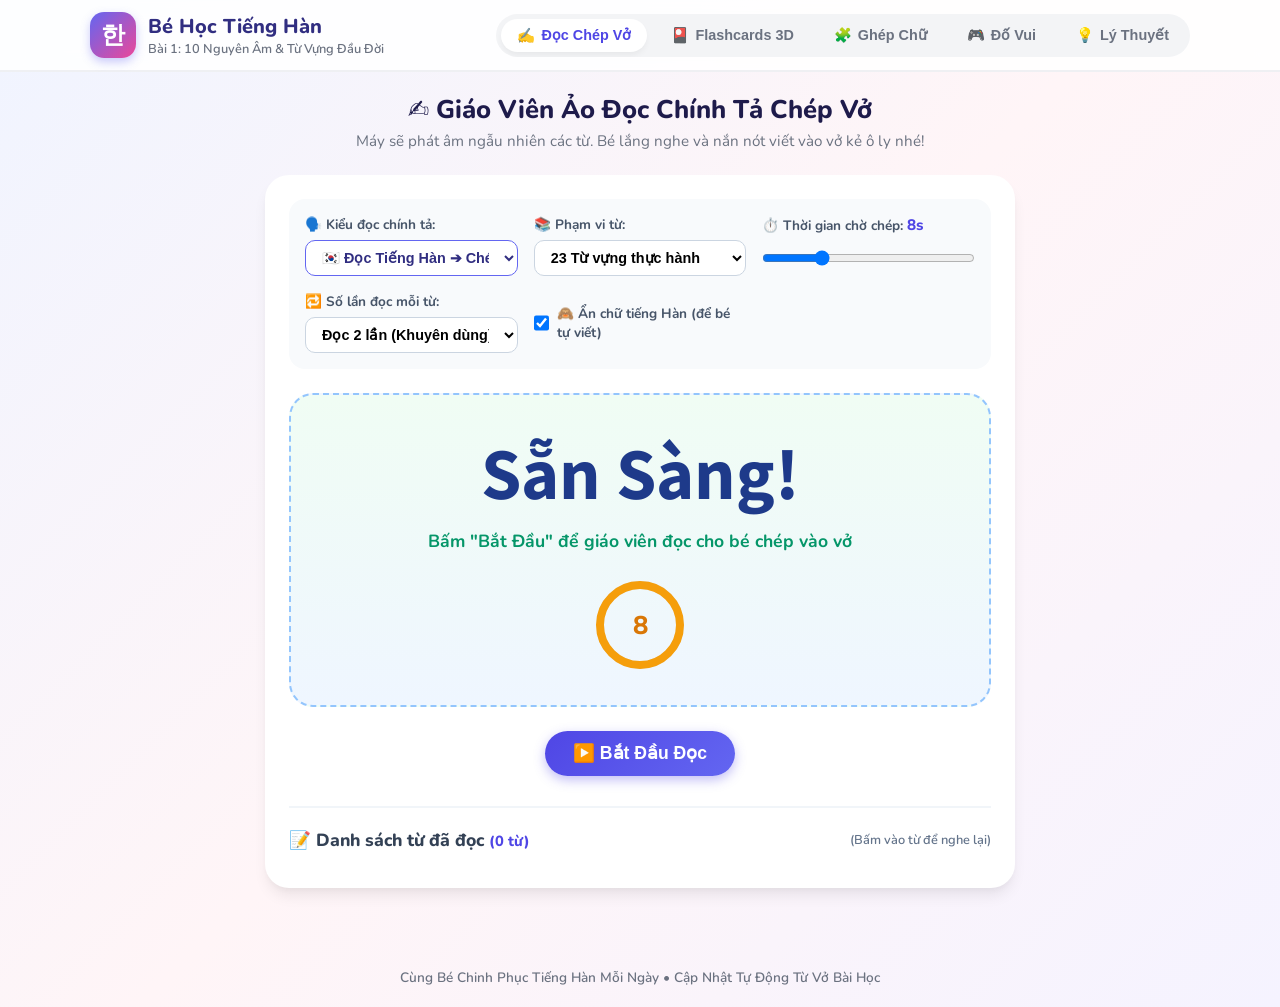
<file: index.html>
<!DOCTYPE html>
<html lang="vi">
<head>
  <meta charset="UTF-8">
  <meta name="viewport" content="width=device-width, initial-scale=1.0, maximum-scale=1.0, user-scalable=no">
  <title>Bé Học Tiếng Hàn - Hangeul Vui Nhộn</title>
  
  <!-- Phông chữ Google Fonts -->
  <link rel="preconnect" href="https://fonts.googleapis.com">
  <link rel="preconnect" href="https://fonts.gstatic.com" crossorigin>
  <link href="https://fonts.googleapis.com/css2?family=Noto+Sans+KR:wght@500;700;800&family=Nunito:wght@600;700;800;900&display=swap" rel="stylesheet">
  
  <!-- CSS -->
  <link rel="stylesheet" href="css/style.css">
  <link rel="manifest" href="manifest.json">
  <meta name="apple-mobile-web-app-capable" content="yes">
  <meta name="apple-mobile-web-app-status-bar-style" content="default">
  <meta name="apple-mobile-web-app-title" content="Tiếng Hàn Bé">
</head>
<body>

  <!-- Header Thanh Điều Hướng -->
  <header>
    <div class="nav-container">
      <div class="logo-group">
        <div class="logo-badge">한</div>
        <div class="logo-text">
          <h1>Bé Học Tiếng Hàn</h1>
          <p>Bài 1: 10 Nguyên Âm & Từ Vựng Đầu Đời</p>
        </div>
      </div>

      <!-- Menu chuyển đổi tính năng -->
      <nav class="tabs-nav">
        <button class="tab-btn active" data-tab="tab-dictation">
          <span>✍️</span> <strong>Đọc Chép Vở</strong>
        </button>
        <button class="tab-btn" data-tab="tab-flashcard">
          <span>🎴</span> <strong>Flashcards 3D</strong>
        </button>
        <button class="tab-btn" data-tab="tab-builder">
          <span>🧩</span> <strong>Ghép Chữ</strong>
        </button>
        <button class="tab-btn" data-tab="tab-quiz">
          <span>🎮</span> <strong>Đố Vui</strong>
        </button>
        <button class="tab-btn" data-tab="tab-theory">
          <span>💡</span> <strong>Lý Thuyết</strong>
        </button>
      </nav>
    </div>
  </header>

  <!-- Thân Ứng Dụng -->
  <main>

    <!-- ================= TAB 1: ĐỌC CHÍNH TẢ CHÉP VÀO VỞ ================= -->
    <section id="tab-dictation" class="tab-pane active">
      <div class="section-header">
        <h2>✍️ Giáo Viên Ảo Đọc Chính Tả Chép Vở</h2>
        <p>Máy sẽ phát âm ngẫu nhiên các từ. Bé lắng nghe và nắn nót viết vào vở kẻ ô ly nhé!</p>
      </div>

      <div class="dictation-container">
        <!-- Thanh Tùy Chỉnh Cấu Hình -->
        <div class="dictation-controls-bar">
          <div class="control-item">
            <label for="dict-voice-mode">🗣️ Kiểu đọc chính tả:</label>
            <select id="dict-voice-mode" style="border-color: #6366F1; font-weight: 800; color: #312E81;">
              <option value="ko">🇰🇷 Đọc Tiếng Hàn ➔ Chép Tiếng Hàn</option>
              <option value="vi">🇻🇳 Đọc Nghĩa Tiếng Việt ➔ Viết Tiếng Hàn</option>
              <option value="both">🔄 Đọc Tiếng Việt + Tiếng Hàn</option>
            </select>
          </div>

          <div class="control-item">
            <label for="dict-pool-select">📚 Phạm vi từ:</label>
            <select id="dict-pool-select">
              <option value="vocab">23 Từ vựng thực hành</option>
              <option value="vowels">10 Nguyên âm cơ bản</option>
              <option value="all">Tất cả (33 từ & âm)</option>
            </select>
          </div>

          <div class="control-item">
            <label for="dict-interval-slider">⏱️ Thời gian chờ chép: <span id="dict-interval-val" class="slider-val">8s</span></label>
            <input type="range" id="dict-interval-slider" min="3" max="25" value="8" step="1">
          </div>

          <div class="control-item">
            <label for="dict-repeat-select">🔁 Số lần đọc mỗi từ:</label>
            <select id="dict-repeat-select">
              <option value="2">Đọc 2 lần (Khuyên dùng)</option>
              <option value="1">Đọc 1 lần (Luyện phản xạ)</option>
            </select>
          </div>

          <div class="control-item" style="justify-content: center;">
            <label style="display: flex; align-items: center; gap: 8px; cursor: pointer;">
              <input type="checkbox" id="dict-hide-toggle" checked style="width: 18px; height: 18px;">
              <span>🙈 Ẩn chữ tiếng Hàn (để bé tự viết)</span>
            </label>
          </div>
        </div>

        <!-- Sân Khấu Hiển Thị Đang Đọc -->
        <div class="dictation-stage">
          <div id="dict-word-box" class="dictation-word-box">Sẵn Sàng!</div>
          <div id="dict-subhint" class="dictation-subhint">Bấm "Bắt Đầu" để giáo viên đọc cho bé chép vào vở</div>

          <!-- Đồng Hồ Đếm Ngược Vòng Tròn -->
          <div class="timer-container">
            <svg class="timer-svg" viewBox="0 0 100 100">
              <circle class="timer-circle-bg" cx="50" cy="50" r="40"></circle>
              <circle id="timer-progress" class="timer-circle-progress" cx="50" cy="50" r="40"></circle>
            </svg>
            <div id="timer-num" class="timer-number">8</div>
          </div>
        </div>

        <!-- Các Nút Thao Tác -->
        <div class="dictation-action-group">
          <button id="dict-start-btn" class="btn-main">
            <span>▶️ Bắt Đầu Đọc</span>
          </button>
          <button id="dict-pause-btn" class="btn-secondary" style="display: none;">
            <span>⏸️ Tạm Dừng</span>
          </button>
          <button id="dict-skip-btn" class="btn-secondary" style="display: none; background: #EEF2FF; color: #4338CA; border-color: #C7D2FE;">
            <span>⏭️ Bỏ Qua</span>
          </button>
          <button id="dict-repeat-current-btn" class="btn-secondary" style="display: none;">
            <span>🔊 Đọc Lại (Chuẩn)</span>
          </button>
          <button id="dict-repeat-slow-btn" class="card-audio-btn-slow" style="display: none;">
            <span>🐢 Đọc Chậm</span>
          </button>
          <button id="dict-stop-btn" class="btn-danger" style="display: none;">
            <span>⏹️ Dừng Lại & Dò Bài</span>
          </button>
        </div>

        <!-- Danh Sách Lịch Sử Đã Đọc Để Dò Lại Vở -->
        <div class="dictation-history-box">
          <div class="history-title">
            <span>📝 Danh sách từ đã đọc <small id="dict-history-count" style="color: var(--primary);">(0 từ)</small></span>
            <small style="font-size: 0.8rem; font-weight: 600; color: #64748B;">(Bấm vào từ để nghe lại)</small>
          </div>
          <div id="dict-history-list" class="history-tags">
            <!-- Danh sách các thẻ từ vựng đã đọc được thêm tự động tại đây -->
          </div>
        </div>
      </div>
    </section>

    <!-- ================= TAB 2: FLASHCARDS 3D ================= -->
    <section id="tab-flashcard" class="tab-pane">
      <div class="section-header">
        <h2>🎴 Thẻ Học Thông Minh (Flashcard 3D)</h2>
        <p>Chạm vào thẻ để lật xem hình ảnh và nghĩa tiếng Việt</p>
      </div>

      <div class="flashcards-wrapper">
        <!-- Bộ lọc thẻ -->
        <div class="filter-pills">
          <button class="pill-btn active" data-filter="all">Tất Cả (33)</button>
          <button class="pill-btn" data-filter="vowel">10 Nguyên Âm</button>
          <button class="pill-btn" data-filter="vocab">23 Từ Vựng</button>
        </div>

        <!-- Sân khấu thẻ 3D -->
        <div id="card-stage" class="card-stage">
          <div class="flashcard-inner">
            <!-- Mặt Trước -->
            <div class="card-face card-front">
              <span id="card-tag" class="card-tag">10 Nguyên Âm</span>
              <div id="card-korean-front" class="card-korean">아</div>
              <div class="audio-btn-group">
                <button id="card-audio-btn" class="card-audio-btn" title="Nghe phát âm chuẩn (1.0x)">
                  <span>🔊</span>
                </button>
                <button id="card-audio-slow-btn" class="card-audio-btn-slow" title="Nghe phát âm chậm (0.6x)">
                  <span>🐢 Chậm</span>
                </button>
                <button id="card-mouth-btn" class="card-audio-btn-video" title="Xem khẩu hình miệng">
                  <span>🎥 Khẩu Hình</span>
                </button>
                <button id="card-mic-btn" class="card-audio-btn-mic" title="Bé đọc vào micro để máy chấm điểm">
                  <span>🎙️ Bé Đọc</span>
                </button>
              </div>

              <!-- Hộp kết quả chấm điểm giọng đọc của bé -->
              <div id="card-voice-result" class="voice-result-box" style="display: none;">
                <div class="voice-detail">
                  <div>Máy nghe được: <strong id="voice-heard-text" style="color: #1E3A8A;">...</strong></div>
                  <div id="voice-feedback-text" style="color: #64748B; font-size: 0.78rem;">Đang phân tích...</div>
                </div>
                <div id="voice-score-pill" class="voice-score-pill">100 điểm</div>
              </div>

              <div id="card-hint" class="card-hint">Chạm để lật xem nghĩa 👉</div>
            </div>

            <!-- Mặt Sau -->
            <div class="card-face card-back">
              <div id="card-back-icon" class="card-icon">👨</div>
              <div id="card-back-vietnamese" class="card-vietnamese">Bố, ba</div>
              <div id="card-back-pronounce" class="card-pronounce">Đọc: "a-bơ-ji"</div>
              <div id="card-back-note" class="card-note">Cách gọi kính trọng</div>
            </div>
          </div>
        </div>

        <!-- Điều Hướng Thẻ -->
        <div class="flashcard-nav">
          <button id="card-prev-btn" class="btn-secondary">
            <span>⬅️ Thẻ Trước</span>
          </button>
          <div id="card-counter" class="card-counter">1 / 33</div>
          <button id="card-next-btn" class="btn-main">
            <span>Thẻ Tiếp ➡️</span>
          </button>
        </div>
      </div>
    </section>

    <!-- ================= TAB 3: GHÉP VẦN TRONG Ô VUÔNG ================= -->
    <section id="tab-builder" class="tab-pane">
      <div class="section-header">
        <h2>🧩 Phòng Thí Nghiệm Ghép Chữ Kỳ Diệu</h2>
        <p>Bé chọn 1 Phụ Âm Đầu và 1 Nguyên Âm để xem chữ kết hợp hoàn chỉnh nhé!</p>
      </div>

      <div class="builder-grid">
        <!-- Chọn Phụ Âm -->
        <div class="builder-panel">
          <h3>1. Chọn Phụ Âm Đầu (PÂĐ):</h3>
          <div id="builder-consonant-grid" class="char-pick-grid">
            <!-- Nút chọn phụ âm sẽ nạp tự động -->
          </div>
        </div>

        <!-- Chọn Nguyên Âm -->
        <div class="builder-panel">
          <h3>2. Chọn Nguyên Âm (NÂ):</h3>
          <div id="builder-vowel-grid" class="char-pick-grid">
            <!-- Nút chọn nguyên âm sẽ nạp tự động -->
          </div>
        </div>
      </div>

      <!-- Kết quả ghép ô vuông -->
      <div class="builder-result-box">
        <h3 style="font-size: 1rem; color: #475569; margin-bottom: 12px;">Chữ Hoành Chỉnh Trong Ô Vuông:</h3>
        <div id="builder-result-cell" class="grid-paper-cell">아</div>
        <p id="builder-result-roman" style="font-weight: 700; color: #1E293B; margin-bottom: 16px;">Ghép: [ㅇ] + [ㅏ] = "아"</p>
        <div class="audio-btn-group">
          <button id="builder-speak-btn" class="btn-main">
            <span>🔊 Nghe Phát Âm</span>
          </button>
          <button id="builder-speak-slow-btn" class="card-audio-btn-slow">
            <span>🐢 Nghe Chậm</span>
          </button>
        </div>
      </div>
    </section>

    <!-- ================= TAB 4: ĐỐ VUI (MINIGAME) ================= -->
    <section id="tab-quiz" class="tab-pane">
      <div class="section-header">
        <h2>🎮 Trò Chơi Đố Vui Củng Cố Trí Nhớ</h2>
        <p>Chọn chế độ chơi phù hợp để vừa nghe vừa nhận diện mặt chữ tiếng Hàn nhé!</p>
      </div>

      <div class="quiz-container">
        <!-- Chuyển đổi chế độ chơi -->
        <div class="quiz-mode-selector">
          <button id="quiz-mode-listen-btn" class="pill-btn active">
            <span>🔊</span> Nghe Âm ➔ Chọn Nghĩa TV
          </button>
          <button id="quiz-mode-meaning-btn" class="pill-btn">
            <span>🇻🇳</span> Cho Nghĩa TV ➔ Chọn Chữ Hàn
          </button>
          <button id="quiz-mode-duel-btn" class="pill-btn">
            <span>🥊</span> Cặp Song Sinh (Chống Nhầm)
          </button>
        </div>

        <div class="quiz-score-bar">
          <span id="quiz-question-num">Câu hỏi #1</span>
          <span id="quiz-score-val" style="color: var(--secondary); font-size: 1.2rem;">0 điểm</span>
        </div>

        <!-- Khu vực hiển thị đề bài -->
        <div id="quiz-prompt-area">
          <!-- Sẽ được điền theo chế độ bằng JS -->
        </div>

        <div id="quiz-options-grid" class="quiz-options-grid">
          <!-- 4 nút trắc nghiệm sinh tự động -->
        </div>

        <div style="margin-top: 24px;">
          <button id="quiz-next-btn" class="btn-main" style="display: none;">
            <span>Câu Tiếp Theo ➡️</span>
          </button>
        </div>
      </div>
    </section>

    <!-- ================= TAB 5: LÝ THUYẾT VỞ HỌC ================= -->
    <section id="tab-theory" class="tab-pane">
      <div class="section-header">
        <h2>💡 Khám Phá Kiến Thức & Thuyết Tam Tài</h2>
        <p>Bí mật nguồn gốc và quy tắc viết chữ đẹp trong vở</p>
      </div>

      <div id="theory-content">
        <!-- Nội dung lý thuyết render từ JSON -->
      </div>
    </section>

  </main>

  <!-- Modal Popup Khẩu Hình Miệng Chuẩn -->
  <div id="mouth-modal-overlay" class="mouth-modal-overlay">
    <div class="mouth-modal-card">
      <button id="mouth-modal-close" class="mouth-modal-close">✕</button>
      <div style="font-size: 0.85rem; font-weight: 800; color: #6366F1; text-transform: uppercase;">Khẩu Hình Chuẩn Người Bản Xứ</div>
      <div id="mouth-modal-char" style="font-size: 3.8rem; font-weight: 800; color: #1E1B4B; margin: 4px 0;">아</div>
      <div id="mouth-modal-badge" class="mouth-category-badge">Mở to miệng</div>

      <!-- Sân khấu mô phỏng chuyển động môi -->
      <div class="mouth-visual-stage">
        <div id="mouth-visual-graphic"></div>
      </div>

      <!-- Mẹo chuyển động cơ miệng -->
      <div class="mouth-tip-box">
        <strong>💡 Mẹo cử động cơ miệng của giáo viên:</strong>
        <div id="mouth-modal-tip" style="margin-top: 6px;">Mở to miệng tự nhiên theo chiều dọc...</div>
      </div>

      <!-- Nút nghe lại trong modal -->
      <div style="display: flex; justify-content: center; gap: 12px; margin-top: 18px; flex-wrap: wrap;">
        <button id="mouth-modal-speak-btn" class="btn-main">
          <span>🔊 Nghe Chuẩn</span>
        </button>
        <button id="mouth-modal-slow-btn" class="card-audio-btn-slow">
          <span>🐢 Nghe Chậm</span>
        </button>
      </div>
    </div>
  </div>

  <footer>
    <p>Cùng Bé Chinh Phục Tiếng Hàn Mỗi Ngày • Cập Nhật Tự Động Từ Vở Bài Học</p>
  </footer>

  <!-- Dữ liệu bài học nạp trước để chạy offline -->
  <script src="data/lessons.js"></script>
  <!-- Logic ứng dụng -->
  <script src="js/app.js"></script>
</body>
</html>
</file>
<file: css/style.css>
:root {
  --primary: #4F46E5;
  --primary-light: #EEF2FF;
  --primary-hover: #4338CA;
  --accent: #F59E0B;
  --accent-light: #FEF3C7;
  --secondary: #10B981;
  --secondary-light: #D1FAE5;
  --danger: #EF4444;
  --danger-light: #FEE2E2;
  --bg-gradient: linear-gradient(135deg, #F0F4FF 0%, #FFF5F7 50%, #F5F3FF 100%);
  --card-bg: #FFFFFF;
  --text-main: #1F2937;
  --text-muted: #6B7280;
  --radius-lg: 24px;
  --radius-md: 16px;
  --radius-sm: 10px;
  --shadow-sm: 0 4px 6px -1px rgba(0, 0, 0, 0.05);
  --shadow-md: 0 10px 15px -3px rgba(0, 0, 0, 0.08), 0 4px 6px -2px rgba(0, 0, 0, 0.03);
  --shadow-lg: 0 20px 25px -5px rgba(0, 0, 0, 0.1), 0 10px 10px -5px rgba(0, 0, 0, 0.04);
}

* {
  box-sizing: border-box;
  margin: 0;
  padding: 0;
  -webkit-tap-highlight-color: transparent;
}

body {
  font-family: 'Nunito', 'Segoe UI', system-ui, -apple-system, sans-serif;
  background: var(--bg-gradient);
  color: var(--text-main);
  min-height: 100vh;
  display: flex;
  flex-direction: column;
}

/* Header & Navigation */
header {
  background: rgba(255, 255, 255, 0.85);
  backdrop-filter: blur(12px);
  position: sticky;
  top: 0;
  z-index: 100;
  border-bottom: 2px solid rgba(229, 231, 235, 0.6);
  padding: 12px 20px;
}

.nav-container {
  max-width: 1100px;
  margin: 0 auto;
  display: flex;
  align-items: center;
  justify-content: space-between;
  flex-wrap: wrap;
  gap: 12px;
}

.logo-group {
  display: flex;
  align-items: center;
  gap: 12px;
}

.logo-badge {
  background: linear-gradient(135deg, #6366F1, #EC4899);
  color: white;
  width: 46px;
  height: 46px;
  border-radius: 14px;
  display: flex;
  align-items: center;
  justify-content: center;
  font-size: 24px;
  font-weight: 800;
  box-shadow: 0 4px 10px rgba(99, 102, 241, 0.35);
}

.logo-text h1 {
  font-size: 1.25rem;
  font-weight: 800;
  color: #312E81;
}

.logo-text p {
  font-size: 0.8rem;
  color: var(--text-muted);
  font-weight: 600;
}

/* Tab Navigation */
.tabs-nav {
  display: flex;
  gap: 8px;
  background: #F3F4F6;
  padding: 5px;
  border-radius: 30px;
  overflow-x: auto;
  max-width: 100%;
}

.tab-btn {
  border: none;
  background: transparent;
  padding: 8px 16px;
  border-radius: 20px;
  font-size: 0.9rem;
  font-weight: 700;
  color: var(--text-muted);
  cursor: pointer;
  display: flex;
  align-items: center;
  gap: 6px;
  transition: all 0.25s ease;
  white-space: nowrap;
}

.tab-btn:hover {
  color: var(--primary);
}

.tab-btn.active {
  background: white;
  color: var(--primary);
  box-shadow: var(--shadow-sm);
}

/* Main Container */
main {
  max-width: 1100px;
  margin: 0 auto;
  padding: 20px 16px 60px;
  width: 100%;
  flex: 1;
}

/* Sections */
.tab-pane {
  display: none;
  animation: fadeIn 0.3s ease-out;
}

.tab-pane.active {
  display: block;
}

@keyframes fadeIn {
  from { opacity: 0; transform: translateY(8px); }
  to { opacity: 1; transform: translateY(0); }
}

/* Section Header */
.section-header {
  text-align: center;
  margin-bottom: 24px;
}

.section-header h2 {
  font-size: 1.6rem;
  font-weight: 800;
  color: #1E1B4B;
  display: flex;
  align-items: center;
  justify-content: center;
  gap: 8px;
}

.section-header p {
  color: var(--text-muted);
  font-size: 0.95rem;
  margin-top: 4px;
}

/* 1. SECTION: DICTATION (Chính tả ngẫu nhiên chép vở) */
.dictation-container {
  background: white;
  border-radius: var(--radius-lg);
  padding: 24px;
  box-shadow: var(--shadow-md);
  max-width: 750px;
  margin: 0 auto;
}

.dictation-controls-bar {
  display: grid;
  grid-template-columns: repeat(auto-fit, minmax(200px, 1fr));
  gap: 16px;
  background: #F8FAFC;
  padding: 16px;
  border-radius: var(--radius-md);
  margin-bottom: 24px;
}

.control-item {
  display: flex;
  flex-direction: column;
  gap: 6px;
}

.control-item label {
  font-size: 0.85rem;
  font-weight: 700;
  color: #475569;
}

.control-item select, .control-item input[type="range"] {
  padding: 8px 12px;
  border-radius: var(--radius-sm);
  border: 1.5px solid #CBD5E1;
  font-size: 0.9rem;
  font-weight: 600;
  outline: none;
  background: white;
}

.slider-val {
  font-weight: 800;
  color: var(--primary);
  font-size: 0.95rem;
}

/* Dictation Stage */
.dictation-stage {
  display: flex;
  flex-direction: column;
  align-items: center;
  justify-content: center;
  min-height: 260px;
  background: linear-gradient(180deg, #F0FDF4 0%, #EFF6FF 100%);
  border: 2px dashed #93C5FD;
  border-radius: var(--radius-lg);
  padding: 30px 20px;
  position: relative;
  text-align: center;
}

.dictation-word-box {
  font-family: 'Noto Sans KR', sans-serif;
  font-size: 4rem;
  font-weight: 800;
  color: #1E3A8A;
  margin-bottom: 12px;
  min-height: 80px;
  display: flex;
  align-items: center;
  justify-content: center;
  transition: all 0.3s ease;
}

.dictation-word-box.hidden-mode {
  letter-spacing: 10px;
  color: #94A3B8;
  font-size: 3rem;
}

.dictation-subhint {
  font-size: 1.1rem;
  font-weight: 700;
  color: #059669;
  min-height: 30px;
}

/* Timer Ring */
.timer-container {
  margin-top: 16px;
  position: relative;
  width: 100px;
  height: 100px;
  display: flex;
  align-items: center;
  justify-content: center;
}

.timer-svg {
  transform: rotate(-90deg);
  width: 100px;
  height: 100px;
}

.timer-circle-bg {
  fill: none;
  stroke: #E2E8F0;
  stroke-width: 8;
}

.timer-circle-progress {
  fill: none;
  stroke: var(--accent);
  stroke-width: 8;
  stroke-linecap: round;
  transition: stroke-dashoffset 0.1s linear;
}

.timer-number {
  position: absolute;
  font-size: 1.6rem;
  font-weight: 800;
  color: #D97706;
}

/* Action Buttons */
.dictation-action-group {
  display: flex;
  justify-content: center;
  gap: 16px;
  margin-top: 24px;
  flex-wrap: wrap;
}

.btn-main {
  background: linear-gradient(135deg, #4F46E5, #6366F1);
  color: white;
  border: none;
  padding: 12px 28px;
  border-radius: 30px;
  font-size: 1.1rem;
  font-weight: 800;
  cursor: pointer;
  display: inline-flex;
  align-items: center;
  gap: 8px;
  box-shadow: 0 4px 12px rgba(79, 70, 229, 0.35);
  transition: all 0.2s ease;
}

.btn-main:hover {
  transform: translateY(-2px);
  box-shadow: 0 6px 16px rgba(79, 70, 229, 0.45);
}

.btn-secondary {
  background: white;
  color: #4B5563;
  border: 2px solid #E5E7EB;
  padding: 12px 24px;
  border-radius: 30px;
  font-size: 1rem;
  font-weight: 700;
  cursor: pointer;
  display: inline-flex;
  align-items: center;
  gap: 6px;
  transition: all 0.2s ease;
}

.btn-secondary:hover {
  border-color: #9CA3AF;
  background: #F9FAFB;
}

.btn-danger {
  background: linear-gradient(135deg, #EF4444, #F87171);
  color: white;
  border: none;
  padding: 12px 28px;
  border-radius: 30px;
  font-size: 1.1rem;
  font-weight: 800;
  cursor: pointer;
  display: inline-flex;
  align-items: center;
  gap: 8px;
  box-shadow: 0 4px 12px rgba(239, 68, 68, 0.35);
}

/* History Box */
.dictation-history-box {
  margin-top: 30px;
  padding-top: 20px;
  border-top: 2px solid #F1F5F9;
}

.history-title {
  font-size: 1.1rem;
  font-weight: 800;
  color: #334155;
  margin-bottom: 12px;
  display: flex;
  align-items: center;
  justify-content: space-between;
}

.history-tags {
  display: flex;
  flex-wrap: wrap;
  gap: 8px;
}

.history-tag {
  background: #EEF2FF;
  color: #3730A3;
  padding: 6px 14px;
  border-radius: 20px;
  font-size: 0.95rem;
  font-weight: 700;
  display: flex;
  align-items: center;
  gap: 6px;
  cursor: pointer;
}

.history-tag:hover {
  background: #E0E7FF;
}

/* 2. SECTION: FLASHCARDS 3D */
.flashcards-wrapper {
  max-width: 600px;
  margin: 0 auto;
}

.filter-pills {
  display: flex;
  justify-content: center;
  gap: 10px;
  margin-bottom: 20px;
  flex-wrap: wrap;
}

.pill-btn {
  border: none;
  background: white;
  padding: 8px 18px;
  border-radius: 20px;
  font-size: 0.9rem;
  font-weight: 700;
  color: var(--text-muted);
  box-shadow: var(--shadow-sm);
  cursor: pointer;
  transition: all 0.2s;
}

.pill-btn.active {
  background: var(--primary);
  color: white;
}

.card-stage {
  perspective: 1200px;
  width: 100%;
  height: 380px;
  margin-bottom: 24px;
  cursor: pointer;
}

.flashcard-inner {
  position: relative;
  width: 100%;
  height: 100%;
  transition: transform 0.6s cubic-bezier(0.4, 0, 0.2, 1);
  transform-style: preserve-3d;
  border-radius: var(--radius-lg);
  box-shadow: var(--shadow-lg);
}

.card-stage.flipped .flashcard-inner {
  transform: rotateY(180deg);
}

.card-face {
  position: absolute;
  width: 100%;
  height: 100%;
  backface-visibility: hidden;
  border-radius: var(--radius-lg);
  padding: 30px 24px;
  display: flex;
  flex-direction: column;
  align-items: center;
  justify-content: space-between;
  text-align: center;
}

.card-front {
  background: linear-gradient(135deg, #FFFFFF 0%, #F5F7FF 100%);
  border: 3px solid #E0E7FF;
}

.card-back {
  background: linear-gradient(135deg, #FFFBEB 0%, #FEF3C7 100%);
  border: 3px solid #FDE68A;
  transform: rotateY(180deg);
}

.card-tag {
  align-self: flex-start;
  background: #E0E7FF;
  color: var(--primary);
  font-size: 0.8rem;
  font-weight: 800;
  padding: 4px 12px;
  border-radius: 12px;
  text-transform: uppercase;
}

.card-korean {
  font-family: 'Noto Sans KR', sans-serif;
  font-size: 5rem;
  font-weight: 800;
  color: #1E1B4B;
  margin: 10px 0;
  text-shadow: 2px 2px 0px rgba(0,0,0,0.05);
}

.audio-btn-group {
  display: flex;
  align-items: center;
  justify-content: center;
  gap: 12px;
}

.card-audio-btn {
  background: var(--primary-light);
  color: var(--primary);
  border: none;
  width: 52px;
  height: 52px;
  border-radius: 50%;
  display: flex;
  align-items: center;
  justify-content: center;
  font-size: 1.4rem;
  cursor: pointer;
  transition: all 0.2s;
  box-shadow: 0 4px 8px rgba(79, 70, 229, 0.15);
}

.card-audio-btn:hover {
  transform: scale(1.1);
  background: var(--primary);
  color: white;
}

.card-audio-btn-slow {
  background: #FEF3C7;
  color: #D97706;
  border: none;
  padding: 8px 16px;
  height: 52px;
  border-radius: 30px;
  display: flex;
  align-items: center;
  gap: 6px;
  font-size: 1rem;
  font-weight: 800;
  cursor: pointer;
  transition: all 0.2s;
  box-shadow: 0 4px 8px rgba(245, 158, 11, 0.2);
}

.card-audio-btn-slow:hover {
  transform: scale(1.05);
  background: #F59E0B;
  color: white;
}

.card-audio-btn-video {
  background: #FDF2F8;
  color: #DB2777;
  border: 1.5px solid #F472B6;
  padding: 8px 14px;
  height: 52px;
  border-radius: 30px;
  display: flex;
  align-items: center;
  gap: 6px;
  font-size: 0.95rem;
  font-weight: 800;
  cursor: pointer;
  transition: all 0.2s;
  box-shadow: 0 4px 8px rgba(219, 39, 119, 0.15);
}

.card-audio-btn-video:hover {
  transform: scale(1.05);
  background: #EC4899;
  color: white;
}

/* Modal Popup Khẩu Hình Miệng */
.mouth-modal-overlay {
  position: fixed;
  top: 0;
  left: 0;
  right: 0;
  bottom: 0;
  background: rgba(15, 23, 42, 0.7);
  backdrop-filter: blur(8px);
  z-index: 1000;
  display: none;
  align-items: center;
  justify-content: center;
  padding: 20px;
  animation: fadeIn 0.2s ease-out;
}

.mouth-modal-overlay.active {
  display: flex;
}

.mouth-modal-card {
  background: white;
  border-radius: var(--radius-lg);
  max-width: 520px;
  width: 100%;
  padding: 28px 24px;
  box-shadow: 0 25px 50px -12px rgba(0, 0, 0, 0.25);
  position: relative;
  text-align: center;
  animation: scaleUp 0.25s cubic-bezier(0.16, 1, 0.3, 1);
}

@keyframes scaleUp {
  from { opacity: 0; transform: scale(0.9); }
  to { opacity: 1; transform: scale(1); }
}

.mouth-modal-close {
  position: absolute;
  top: 16px;
  right: 18px;
  background: #F1F5F9;
  border: none;
  width: 38px;
  height: 38px;
  border-radius: 50%;
  font-size: 1.2rem;
  font-weight: 800;
  color: #64748B;
  cursor: pointer;
  transition: all 0.2s;
}

.mouth-modal-close:hover {
  background: #E2E8F0;
  color: #0F172A;
}

.mouth-visual-stage {
  margin: 18px 0;
  background: linear-gradient(180deg, #F8FAFC 0%, #EEF2FF 100%);
  border: 2px dashed #C7D2FE;
  border-radius: var(--radius-md);
  padding: 20px;
  display: flex;
  flex-direction: column;
  align-items: center;
  justify-content: center;
  min-height: 200px;
}

/* Đồ họa khuôn miệng động SVG */
.lip-graphic-svg {
  width: 220px;
  height: 140px;
  transition: all 0.3s ease;
}

.mouth-category-badge {
  display: inline-block;
  background: #FEF3C7;
  color: #92400E;
  font-size: 0.9rem;
  font-weight: 800;
  padding: 6px 16px;
  border-radius: 20px;
  margin-top: 10px;
}

.card-audio-btn-mic {
  background: #ECFDF5;
  color: #059669;
  border: 1.5px solid #34D399;
  padding: 8px 16px;
  height: 52px;
  border-radius: 30px;
  display: flex;
  align-items: center;
  gap: 6px;
  font-size: 0.95rem;
  font-weight: 800;
  cursor: pointer;
  transition: all 0.2s;
  box-shadow: 0 4px 8px rgba(16, 185, 129, 0.15);
}

.card-audio-btn-mic:hover {
  transform: scale(1.05);
  background: #10B981;
  color: white;
}

.card-audio-btn-mic.recording {
  background: #EF4444 !important;
  color: white !important;
  border-color: #DC2626 !important;
  animation: pulseMic 1.2s infinite;
}

@keyframes pulseMic {
  0% { transform: scale(1); box-shadow: 0 0 0 0 rgba(239, 68, 68, 0.6); }
  70% { transform: scale(1.08); box-shadow: 0 0 0 12px rgba(239, 68, 68, 0); }
  100% { transform: scale(1); box-shadow: 0 0 0 0 rgba(239, 68, 68, 0); }
}

/* Hộp hiển thị kết quả chấm điểm giọng đọc */
.voice-result-box {
  margin-top: 10px;
  background: rgba(255, 255, 255, 0.9);
  border: 2px solid #E2E8F0;
  border-radius: var(--radius-md);
  padding: 10px 16px;
  display: flex;
  align-items: center;
  justify-content: space-between;
  gap: 10px;
  width: 100%;
  animation: fadeIn 0.2s ease-out;
}

.voice-result-box.perfect {
  border-color: #10B981;
  background: #F0FDF4;
}

.voice-result-box.good {
  border-color: #F59E0B;
  background: #FFFBEB;
}

.voice-result-box.retry {
  border-color: #EF4444;
  background: #FEF2F2;
}

.voice-score-pill {
  font-size: 0.85rem;
  font-weight: 800;
  padding: 4px 12px;
  border-radius: 20px;
}

.voice-result-box.perfect .voice-score-pill {
  background: #10B981;
  color: white;
}

.voice-result-box.good .voice-score-pill {
  background: #F59E0B;
  color: white;
}

.voice-result-box.retry .voice-score-pill {
  background: #EF4444;
  color: white;
}

.voice-detail {
  text-align: left;
  font-size: 0.82rem;
  color: #334155;
  line-height: 1.3;
}

/* Mục Soi Điểm Khác Nhau (Chống Nhầm Lẫn) */
.pair-duel-container {
  display: flex;
  flex-direction: column;
  gap: 16px;
  margin-top: 14px;
}

.pair-card {
  background: linear-gradient(135deg, #FFFFFF 0%, #F8FAFC 100%);
  border: 2px solid #E2E8F0;
  border-radius: var(--radius-md);
  padding: 18px;
  box-shadow: var(--shadow-sm);
  transition: all 0.2s ease;
}

.pair-card:hover {
  border-color: #818CF8;
  box-shadow: var(--shadow-md);
}

.pair-title {
  font-size: 1.05rem;
  font-weight: 800;
  color: #1E1B4B;
  margin-bottom: 12px;
  display: flex;
  align-items: center;
  gap: 6px;
}

.pair-side-by-side {
  display: grid;
  grid-template-columns: 1fr 1fr;
  gap: 14px;
  margin-bottom: 14px;
}

.pair-col {
  background: white;
  border: 2px solid #EEF2FF;
  border-radius: var(--radius-sm);
  padding: 14px 10px;
  text-align: center;
  position: relative;
}

.pair-col.col-a {
  border-color: #FBCFE8;
  background: #FFF1F2;
}

.pair-col.col-b {
  border-color: #BAE6FD;
  background: #F0F9FF;
}

.pair-korean-word {
  font-family: 'Noto Sans KR', sans-serif;
  font-size: 2.8rem;
  font-weight: 800;
  margin: 4px 0;
  display: flex;
  align-items: center;
  justify-content: center;
  gap: 2px;
}

.pair-korean-word .hl-char {
  color: #E11D48;
  text-decoration: underline;
  text-underline-offset: 4px;
}

.pair-story-box {
  background: #FFFBEB;
  border-left: 4px solid #F59E0B;
  border-radius: 4px 12px 12px 4px;
  padding: 12px 14px;
  font-size: 0.88rem;
  color: #78350F;
  line-height: 1.5;
  white-space: pre-line;
}

.pair-rule-tag {
  display: inline-block;
  background: #EEF2FF;
  color: #4338CA;
  font-size: 0.82rem;
  font-weight: 800;
  padding: 4px 10px;
  border-radius: 12px;
  margin-top: 8px;
}

/* Nút chọn 2 từ trong Game Cặp Song Sinh */
.duel-btn-grid {
  display: grid;
  grid-template-columns: 1fr 1fr;
  gap: 16px;
  margin-top: 16px;
}

.quiz-duel-btn {
  font-family: 'Noto Sans KR', sans-serif;
  font-size: 3rem !important;
  font-weight: 800 !important;
  padding: 24px 10px !important;
  border-radius: var(--radius-lg) !important;
  box-shadow: var(--shadow-sm);
}

.quiz-prompt-box {
  background: linear-gradient(135deg, #EEF2FF 0%, #FEF3C7 100%);
  border: 2px dashed #6366F1;
  border-radius: var(--radius-md);
  padding: 20px;
  margin: 16px 0 24px;
}

.quiz-prompt-vi {
  font-size: 1.8rem;
  font-weight: 800;
  color: #312E81;
}

.quiz-prompt-icon {
  font-size: 3.5rem;
  margin-bottom: 6px;
}

.card-hint {
  font-size: 0.85rem;
  color: var(--text-muted);
  font-weight: 600;
  display: flex;
  align-items: center;
  gap: 4px;
}

/* Card Back Styles */
.card-icon {
  font-size: 4.5rem;
  margin-bottom: 8px;
}

.card-vietnamese {
  font-size: 1.8rem;
  font-weight: 800;
  color: #92400E;
}

.card-pronounce {
  font-size: 1.15rem;
  font-weight: 700;
  color: #4B5563;
  margin: 6px 0;
}

.card-note {
  font-size: 0.9rem;
  color: #6B7280;
  background: rgba(255, 255, 255, 0.7);
  padding: 6px 14px;
  border-radius: 12px;
  border: 1px dashed #FCD34D;
}

/* Navigation controls */
.flashcard-nav {
  display: flex;
  align-items: center;
  justify-content: space-between;
  margin-top: 16px;
}

.card-counter {
  font-weight: 800;
  color: var(--text-muted);
  font-size: 1rem;
}

/* 3. SECTION: SYLLABLE BUILDER (Phòng ghép chữ) */
.builder-grid {
  display: grid;
  grid-template-columns: 1fr 1fr;
  gap: 20px;
  margin-bottom: 24px;
}

@media (max-width: 768px) {
  .builder-grid {
    grid-template-columns: 1fr;
  }
}

.builder-panel {
  background: white;
  border-radius: var(--radius-md);
  padding: 20px;
  box-shadow: var(--shadow-sm);
}

.builder-panel h3 {
  font-size: 1rem;
  font-weight: 800;
  color: #334155;
  margin-bottom: 12px;
}

.char-pick-grid {
  display: grid;
  grid-template-columns: repeat(auto-fill, minmax(65px, 1fr));
  gap: 10px;
}

.char-pick-btn {
  background: #F8FAFC;
  border: 2px solid #E2E8F0;
  border-radius: var(--radius-sm);
  padding: 12px 6px;
  font-size: 1.4rem;
  font-weight: 800;
  color: #1E293B;
  cursor: pointer;
  transition: all 0.15s;
  text-align: center;
}

.char-pick-btn:hover {
  border-color: var(--primary);
  background: var(--primary-light);
}

.char-pick-btn.selected {
  background: var(--primary);
  color: white;
  border-color: var(--primary);
  box-shadow: 0 4px 10px rgba(79, 70, 229, 0.3);
}

.char-pick-btn small {
  display: block;
  font-size: 0.7rem;
  font-weight: 600;
  color: inherit;
  opacity: 0.8;
  margin-top: 2px;
}

/* Output Box */
.builder-result-box {
  background: white;
  border-radius: var(--radius-lg);
  padding: 30px;
  text-align: center;
  box-shadow: var(--shadow-md);
  max-width: 500px;
  margin: 0 auto;
}

.grid-paper-cell {
  width: 140px;
  height: 140px;
  margin: 0 auto 16px;
  background-color: #FFFBEB;
  background-image: 
    linear-gradient(#FDE68A 1px, transparent 1px),
    linear-gradient(90deg, #FDE68A 1px, transparent 1px);
  background-size: 35px 35px;
  border: 3px solid #F59E0B;
  border-radius: 16px;
  display: flex;
  align-items: center;
  justify-content: center;
  font-family: 'Noto Sans KR', sans-serif;
  font-size: 5rem;
  font-weight: 800;
  color: #78350F;
  box-shadow: inset 0 2px 6px rgba(0,0,0,0.05);
}

/* 4. SECTION: THEORY (Khám phá lý thuyết) */
.theory-card {
  background: white;
  border-radius: var(--radius-lg);
  padding: 24px;
  margin-bottom: 20px;
  box-shadow: var(--shadow-sm);
}

.theory-card h3 {
  font-size: 1.2rem;
  font-weight: 800;
  color: #312E81;
  margin-bottom: 12px;
  display: flex;
  align-items: center;
  gap: 8px;
}

.tam-tai-grid {
  display: grid;
  grid-template-columns: repeat(auto-fit, minmax(220px, 1fr));
  gap: 16px;
  margin-top: 14px;
}

.tam-tai-item {
  background: linear-gradient(135deg, #F8FAFC, #EFF6FF);
  border: 2px solid #DBEAFE;
  border-radius: var(--radius-md);
  padding: 16px;
  text-align: center;
}

.tam-tai-symbol {
  font-size: 2.8rem;
  font-weight: 800;
  color: #2563EB;
  margin-bottom: 4px;
}

.tam-tai-item h4 {
  font-size: 1.1rem;
  font-weight: 800;
  color: #1E3A8A;
}

.tam-tai-item p {
  font-size: 0.85rem;
  color: #475569;
  margin-top: 4px;
}

.rule-list {
  display: flex;
  flex-direction: column;
  gap: 10px;
  margin-top: 12px;
}

.rule-item {
  display: flex;
  align-items: flex-start;
  gap: 10px;
  padding: 10px 14px;
  background: #F9FAFB;
  border-left: 4px solid var(--primary);
  border-radius: 4px var(--radius-sm) var(--radius-sm) 4px;
}

.rule-item strong {
  color: #111827;
  font-weight: 800;
}

/* 5. SECTION: MINIGAME (Trắc nghiệm vui) */
.quiz-container {
  background: white;
  border-radius: var(--radius-lg);
  padding: 28px;
  max-width: 650px;
  margin: 0 auto;
  box-shadow: var(--shadow-md);
  text-align: center;
}

.quiz-score-bar {
  display: flex;
  justify-content: space-between;
  font-weight: 800;
  color: var(--text-muted);
  margin-bottom: 20px;
}

.quiz-listen-btn {
  background: linear-gradient(135deg, #3B82F6, #1D4ED8);
  color: white;
  border: none;
  width: 90px;
  height: 90px;
  border-radius: 50%;
  font-size: 2.4rem;
  display: inline-flex;
  align-items: center;
  justify-content: center;
  margin: 16px 0;
  cursor: pointer;
  box-shadow: 0 8px 20px rgba(59, 130, 246, 0.4);
  transition: all 0.2s;
}

.quiz-listen-btn:hover {
  transform: scale(1.08);
}

.quiz-options-grid {
  display: grid;
  grid-template-columns: 1fr 1fr;
  gap: 14px;
  margin-top: 24px;
}

.quiz-opt-btn {
  background: #F8FAFC;
  border: 2px solid #E2E8F0;
  border-radius: var(--radius-md);
  padding: 16px;
  font-size: 1.1rem;
  font-weight: 700;
  color: #1E293B;
  cursor: pointer;
  display: flex;
  flex-direction: column;
  align-items: center;
  gap: 8px;
  transition: all 0.2s;
}

.quiz-opt-btn:hover {
  border-color: var(--primary);
  background: var(--primary-light);
}

.quiz-opt-btn .opt-icon {
  font-size: 2.5rem;
}

.quiz-opt-btn.correct {
  background: #D1FAE5 !important;
  border-color: #10B981 !important;
  color: #065F46 !important;
}

.quiz-opt-btn.wrong {
  background: #FEE2E2 !important;
  border-color: #EF4444 !important;
  color: #991B1B !important;
}

/* Footer */
footer {
  text-align: center;
  padding: 20px;
  color: var(--text-muted);
  font-size: 0.85rem;
  font-weight: 600;
}
</file>
